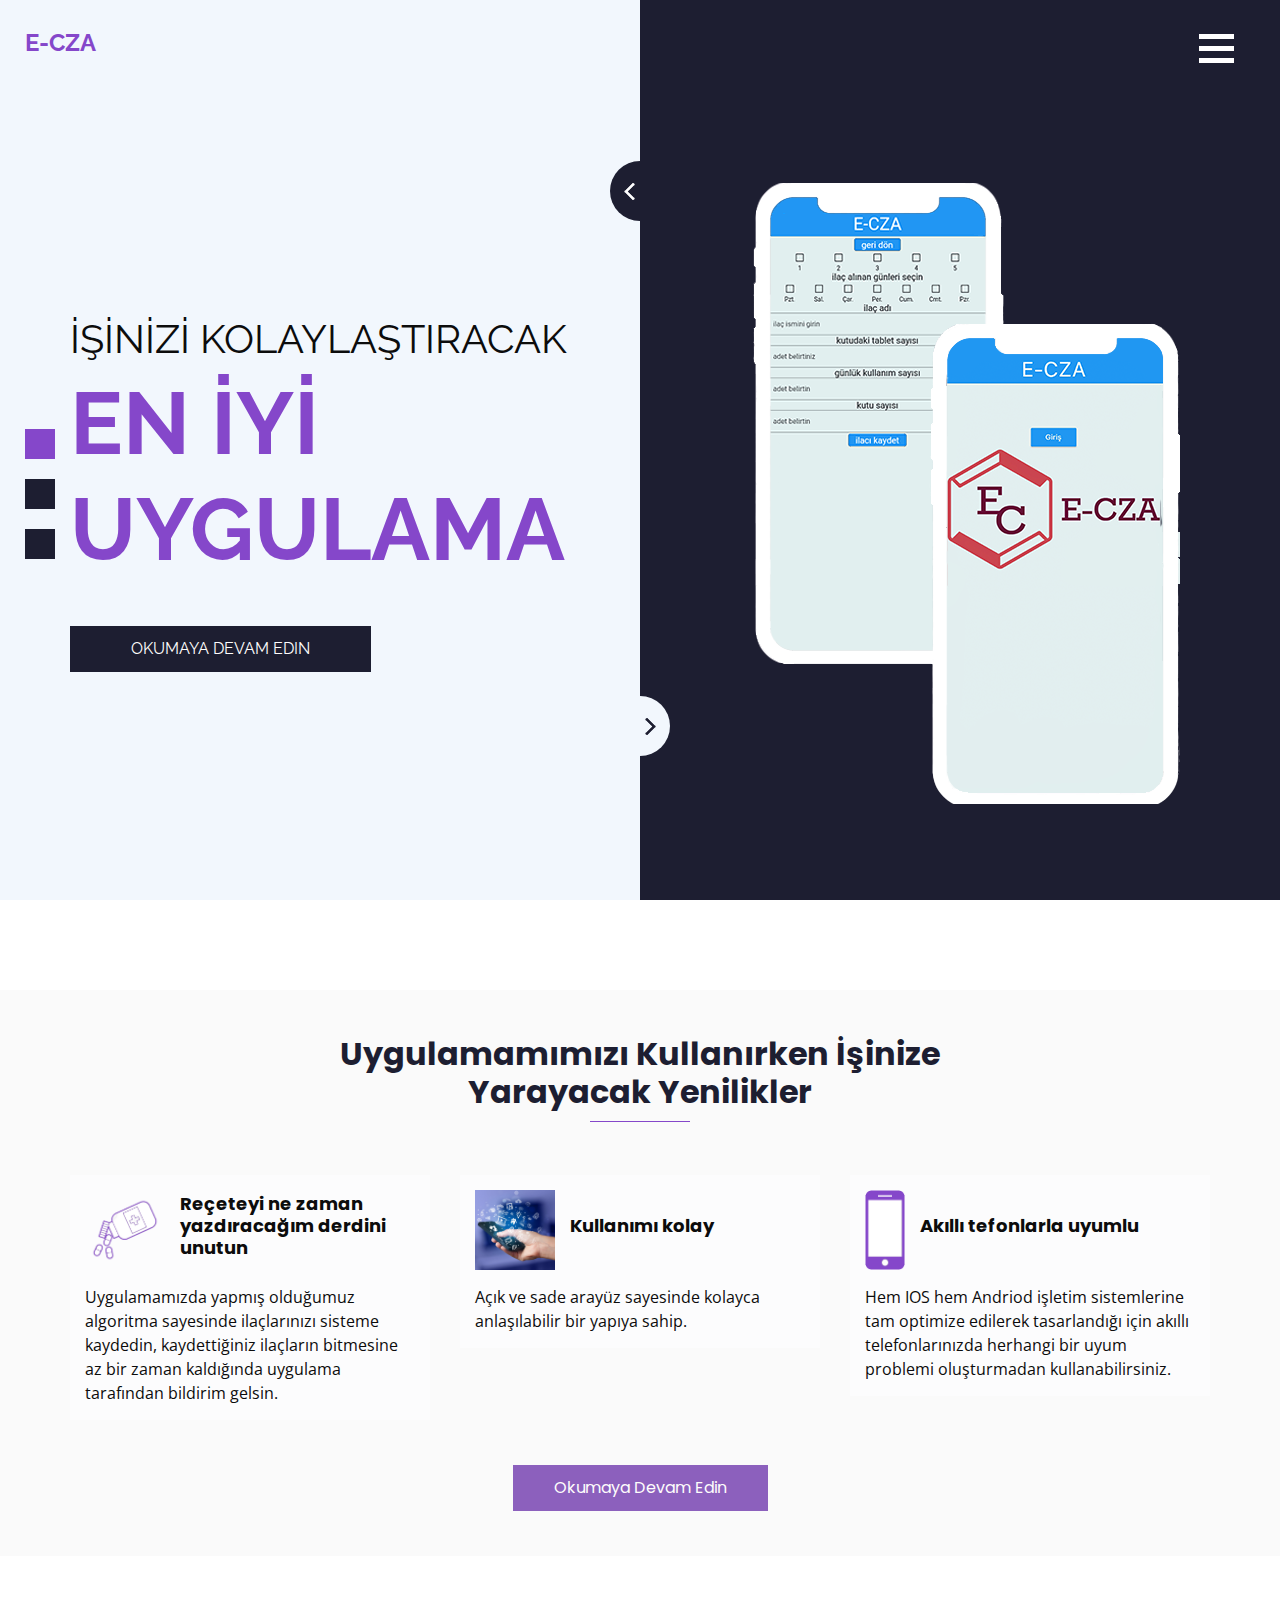
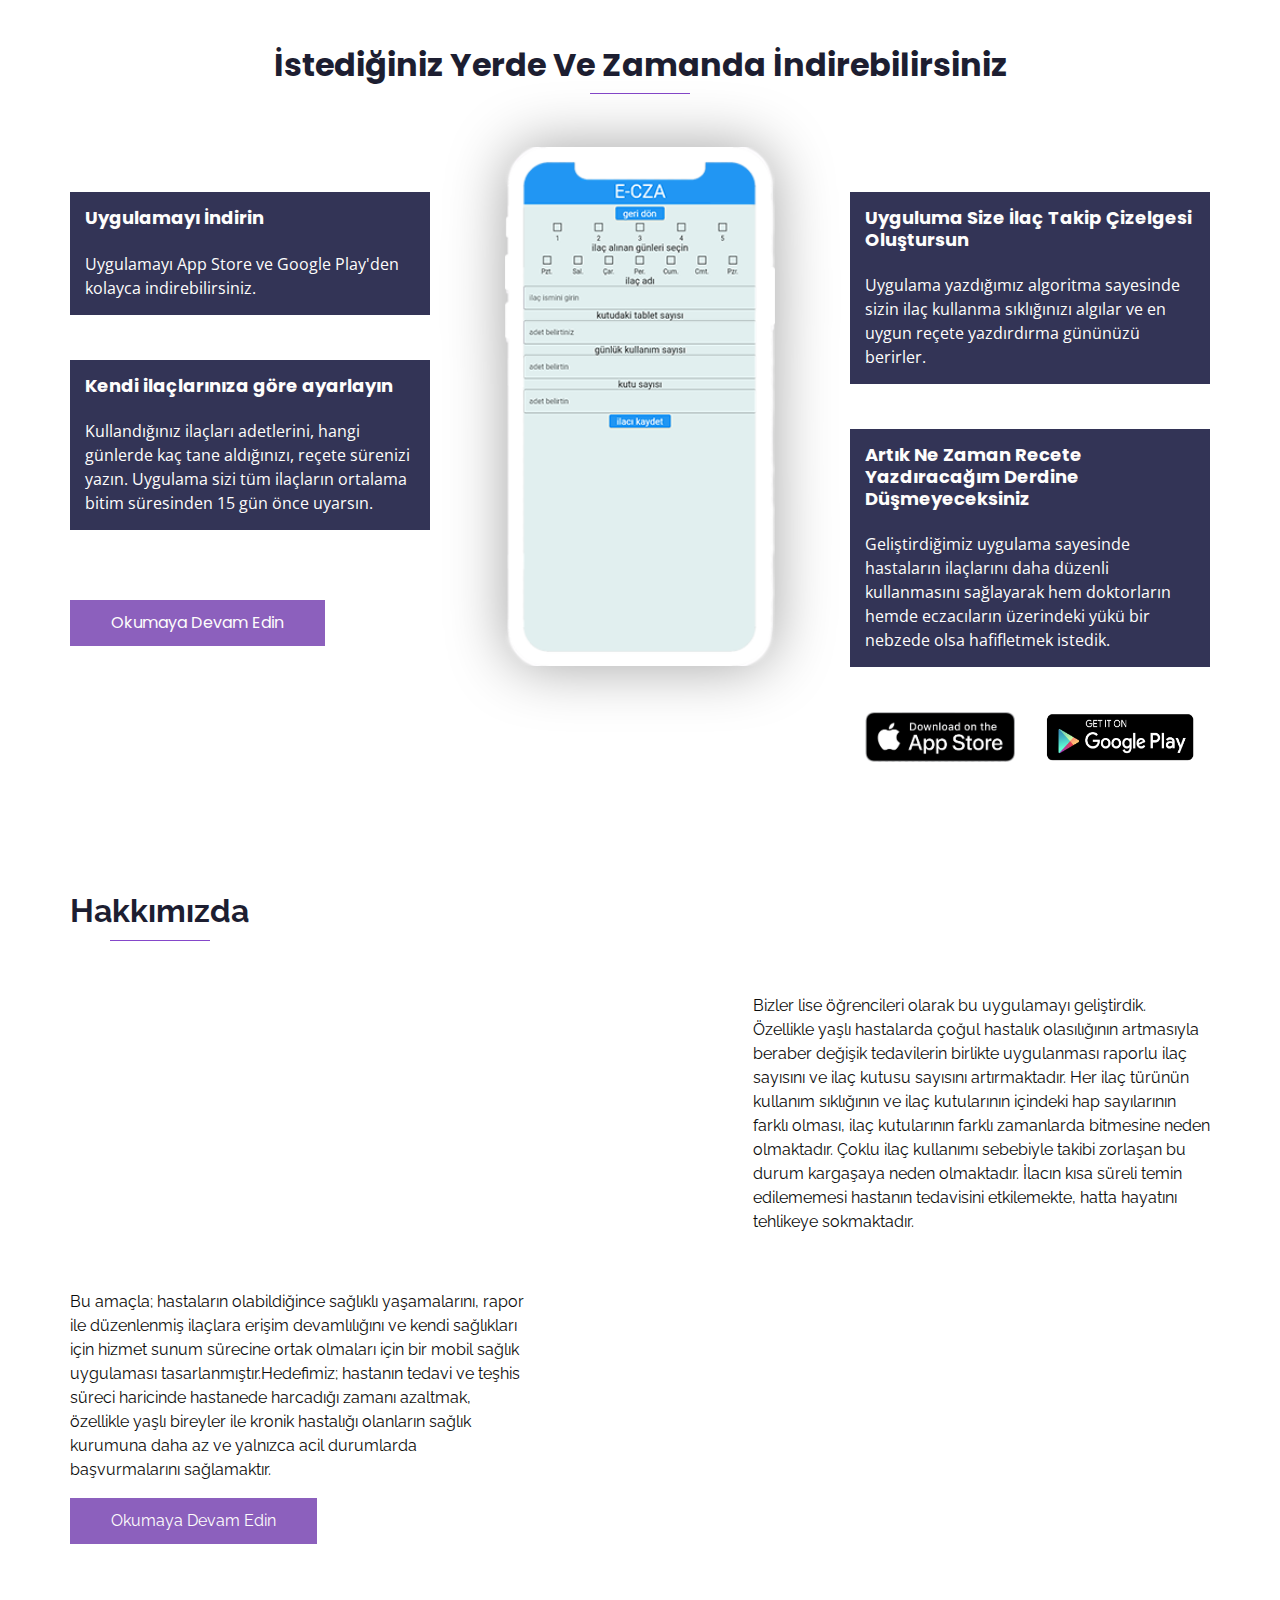
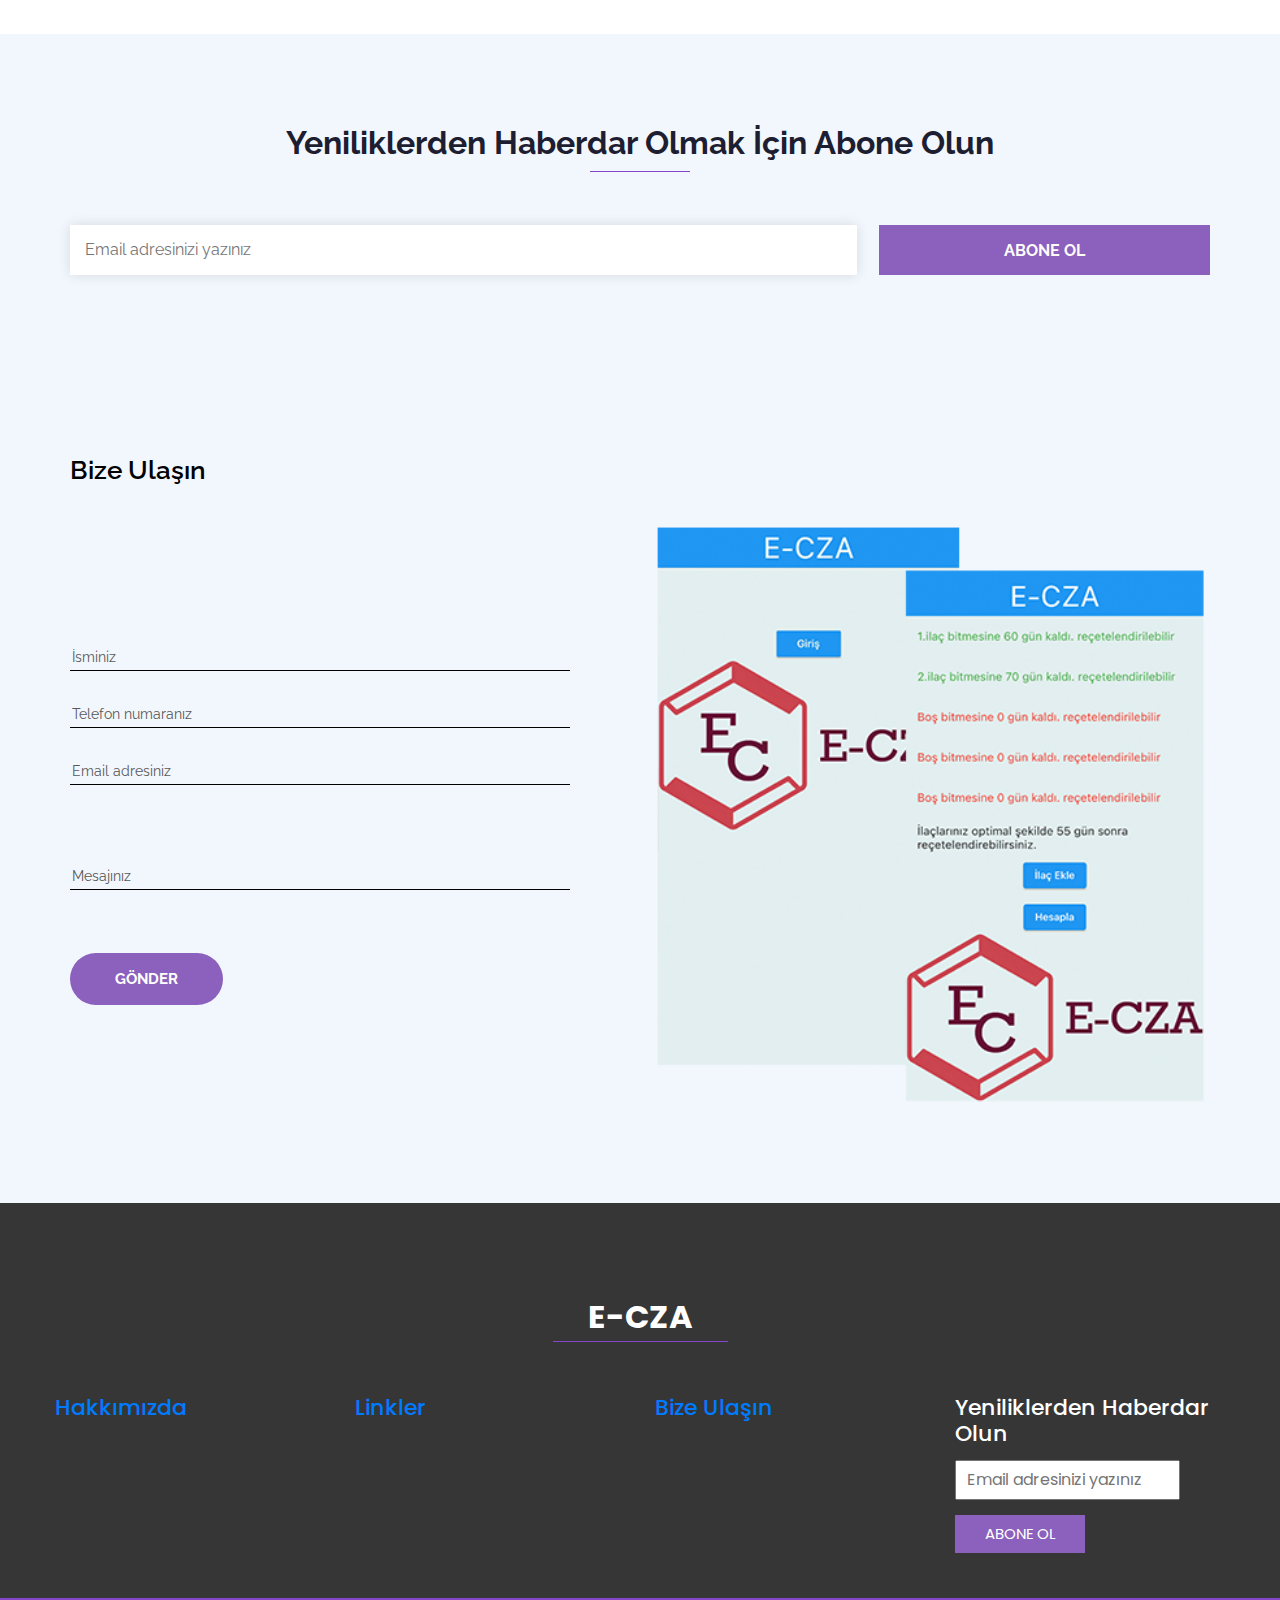
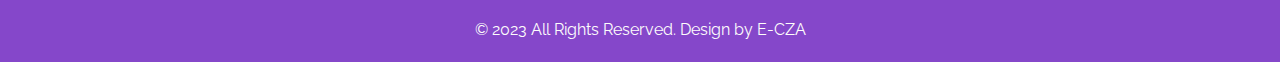
<file: index.html>
<!DOCTYPE html>
<html>

<head>
  <!-- Basic -->
  <meta charset="utf-8" />
  <meta http-equiv="X-UA-Compatible" content="IE=edge" />
  <!-- Mobile Metas -->
  <meta name="viewport" content="width=device-width, initial-scale=1, shrink-to-fit=no" />
  <!-- Site Metas -->
  <meta name="keywords" content="" />
  <meta name="description" content="" />
  <meta name="author" content="" />

  <title>E-CZA</title>

  <!-- slider stylesheet -->
  <link rel="stylesheet" type="text/css" href="https://cdnjs.cloudflare.com/ajax/libs/OwlCarousel2/2.1.3/assets/owl.carousel.min.css" />

  <!-- bootstrap core css -->
  <link rel="stylesheet" type="text/css" href="css/bootstrap.css" />

  <!-- fonts style -->
  <link href="https://fonts.googleapis.com/css?family=Open+Sans:400,700|Poppins:400,700|Raleway:400,700&display=swap" rel="stylesheet" />

  <!-- Custom styles for this template -->
  <link href="css/style.css" rel="stylesheet" />
  <!-- responsive style -->
  <link href="css/responsive.css" rel="stylesheet" />
</head>

<body>
  <div class="hero_area">
    <!-- header section strats -->
    <header class="header_section">
      <div class="container-fluid">
        <nav class="navbar navbar-expand-lg custom_nav-container">
          <a class="navbar-brand" href="index.html">
            <span>
              E-CZA
            </span>
          </a>

          <div class="navbar-collapse" id="">
            <div class="custom_menu-btn">
              <button onclick="openNav()">
                <span class="s-1"> </span>
                <span class="s-2"> </span>
                <span class="s-3"> </span>
              </button>
            </div>
            <div id="myNav" class="overlay">
              <div class="overlay-content">
                <a href="index.html">Ana Sayfa</a>
                <a href="about.html">Hakkımızda</a>
                <a href="feature.html">Yenilikler</a>
                <a href="contact.html">Bize Ulaşın</a>
                <a href="Gizlilik Politikası.html"> Gizlilik Politikası</a>
              </div>
            </div>
          </div>
        </nav>
      </div>
    </header>
    <!-- end header section -->
    <!-- slider section -->
    <section class=" slider_section position-relative">
      <div class="container">
        <div class="row">
          <div class="col-md-7">
            <div class="detail-box">
              <h2>
                İşİnİzİ Kolaylaştıracak
              </h2>
              <h1>
                En İyİ <br />
                Uygulama
              </h1>
              <div>
                <a href="feature.html">
                  Okumaya Devam Edin
                </a>
              </div>
            </div>
          </div>
          <div class="col-md-5">
            <div id="carouselExampleIndicators" class="carousel slide" data-ride="carousel">
              <ol class="carousel-indicators">
                <li data-target="#carouselExampleIndicators" data-slide-to="0" class="active"></li>
                <li data-target="#carouselExampleIndicators" data-slide-to="1"></li>
                <li data-target="#carouselExampleIndicators" data-slide-to="2"></li>
              </ol>
              <div class="carousel-inner">
                <div class="carousel-item active">
                  <div class="img-box">
                    <img src="images/slider-img.png" alt="" />
                  </div>
                </div>
                <div class="carousel-item">
                  <div class="img-box">
                    <img src="images/slider-img.png" alt="" />
                  </div>
                </div>
                <div class="carousel-item">
                  <div class="img-box">
                    <img src="images/slider-img.png" alt="" />
                  </div>
                </div>
              </div>
              <a class="carousel-control-prev" href="#carouselExampleIndicators" role="button" data-slide="prev">
                <span class="sr-only">Previous</span>
              </a>
              <a class="carousel-control-next" href="#carouselExampleIndicators" role="button" data-slide="next">
                <span class="sr-only">İleri</span>
              </a>
            </div>
          </div>
        </div>
      </div>
    </section>

    <!-- end slider section -->
  </div>

  <!-- feature section -->
  <section class="feature_section layout_padding2 layout_margin">
    <div class="container">
      <div class="heading_container">
        <h2>
          Uygulamamımızı Kullanırken İşinize<br />
          Yarayacak Yenilikler
        </h2>
      </div>
    </div>
    <div class="container">
      <div class="row">
        <div class="col-md-4">
          <div class="box">
            <div class="head-box">
              <div class="img-box">             
                  <img src="images/Katman 0.png" width="80pt"  height="80pt"/>
              </div>
              <h6>
                Reçeteyi ne zaman yazdıracağım derdini unutun
              </h6>
            </div>
            <div class="detail-box">
              <p>
                Uygulamamızda yapmış olduğumuz algoritma sayesinde ilaçlarınızı sisteme kaydedin, kaydettiğiniz ilaçların bitmesine az bir zaman kaldığında uygulama tarafından bildirim gelsin.
              </p>
            </div>
          </div>
        </div>
        <div class="col-md-4">
          <div class="box">
            <div class="head-box">
              <div class="img-box">
                <img src="images/kullanim.png" width="80" height="80" />
              </div>
              <h6>
                Kullanımı kolay
              </h6>
            </div>
            <div class="detail-box">
              <p>
                Açık ve sade arayüz sayesinde kolayca anlaşılabilir bir yapıya sahip.
              </p>
            </div>
          </div>
        </div>
        <div class="col-md-4">
          <div class="box">
            <div class="head-box">
              <div class="img-box">
                <img src="images/Arka Plan.png" width="40" height="80" />
              </div>
              <h6>
                Akıllı tefonlarla uyumlu
              </h6>
            </div>
            <div class="detail-box">
              <p>
                Hem IOS hem Andriod işletim sistemlerine tam optimize edilerek tasarlandığı için akıllı telefonlarınızda herhangi bir uyum problemi oluşturmadan kullanabilirsiniz.
              </p>
            </div>
          </div>
        </div>
      </div>
    </div>
    <div class="d-flex justify-content-center">
      <a href="feature.html">
        Okumaya Devam Edin
      </a>
    </div>
  </section>

  <!-- end feature section -->

  <!-- download section -->

  <section class="download_section layout_padding-bottom">
    <div class="container">
      <div class="heading_container">
        <h2>
          İstediğiniz Yerde Ve Zamanda İndirebilirsiniz
        </h2>
      </div>
      <div class="layout_padding2-top">
        <div class="row">
          <div class="col-md-4">
            <div class="box">
              <div class="head-box">
                <div class="">
                </div>
                <h6>
                  Uygulamayı İndirin
                </h6>
              </div>
              <div class="detail-box">
                <p>
                  Uygulamayı App Store ve Google Play'den kolayca indirebilirsiniz.
                </p>
              </div>
            </div>
            <div class="box">
              <div class="head-box">
                <div class="">
                </div>
                <h6>
                  Kendi ilaçlarınıza göre ayarlayın
                </h6>
              </div>
              <div class="detail-box">
                <p>
                  Kullandığınız ilaçları adetlerini, hangi günlerde kaç tane aldığınızı, reçete sürenizi yazın. Uygulama sizi tüm ilaçların ortalama bitim süresinden 15 gün önce uyarsın.
                </p>
              </div>
            </div>
            <div>
              <a href="feature.html" class="btn-1">
                Okumaya Devam Edin
              </a>
            </div>
          </div>
          <div class="col-md-4">
            <div class="main-img-box">
              <img src="images/download-img.png" alt="" />
            </div>
          </div>
          <div class="col-md-4">
            <div class="box">
              <div class="head-box">
                <div class="">
                </div>
                <h6>
                  Uyguluma Size İlaç Takip Çizelgesi Oluştursun
                </h6>
              </div>
              <div class="detail-box">
                <p>
                  Uygulama yazdığımız algoritma sayesinde sizin ilaç kullanma sıklığınızı algılar ve en uygun reçete yazdırdırma gününüzü berirler.
                </p>
              </div>
            </div>
            <div class="box">
              <div class="head-box">

                <h6>
                  Artık Ne Zaman Recete Yazdıracağım Derdine Düşmeyeceksiniz
                </h6>
              </div>
              <div class="detail-box">
                <p>
                  Geliştirdiğimiz uygulama sayesinde hastaların ilaçlarını daha düzenli kullanmasını sağlayarak hem doktorların hemde eczacıların üzerindeki yükü bir nebzede olsa hafifletmek istedik.
                </p>
              </div>
            </div>
            <div class="download_picture_1">
              <a href="https://apps.apple.com/us/app/e-cza/id1661648097"> <img src="images/app_store.png" height="50" width="150"></a>
            </div>
            <div class="download_picture_2">
              <a href="https://play.google.com/store/apps/details?id=com.ecza.ecza"> <img src="images/google_play.png" height="50" width="150"></a>                
            </div>
          </div>
        </div>
      </div>
    </div>
  </section>

  <!-- end download section -->

  <!-- about section -->
  <section class="about_section layout_padding">
    <div class="container">
      <div class="heading_container d-flex justify-content-lg-start">
        <h2>
          Hakkımızda
        </h2>
      </div>
      <div class="layout_padding2-top">
        <div class="row">
          <div class="col-md-5">
            <div class="detail-box b-1">
              <p>
                Bu amaçla; hastaların olabildiğince sağlıklı yaşamalarını, rapor ile düzenlenmiş ilaçlara erişim devamlılığını ve kendi sağlıkları için hizmet sunum sürecine ortak olmaları için bir mobil sağlık uygulaması tasarlanmıştır.Hedefimiz; hastanın tedavi ve teşhis süreci haricinde hastanede harcadığı zamanı azaltmak, özellikle yaşlı bireyler ile kronik hastalığı olanların sağlık kurumuna daha az ve yalnızca acil durumlarda başvurmalarını sağlamaktır.
              </p>
              <a href="about.html">
                Okumaya Devam Edin
              </a>
            </div>
          </div>
          <div class="col-md-5">
            <div class="detail-box b-2">
              <p>
                Bizler lise öğrencileri olarak bu uygulamayı geliştirdik. Özellikle yaşlı hastalarda çoğul hastalık olasılığının artmasıyla beraber değişik tedavilerin birlikte uygulanması raporlu ilaç sayısını ve ilaç kutusu sayısını artırmaktadır. Her ilaç türünün kullanım sıklığının ve ilaç kutularının içindeki hap sayılarının farklı olması, ilaç kutularının farklı zamanlarda bitmesine neden olmaktadır. Çoklu ilaç kullanımı sebebiyle takibi zorlaşan bu durum kargaşaya neden olmaktadır. İlacın kısa süreli temin edilememesi hastanın tedavisini etkilemekte, hatta hayatını tehlikeye sokmaktadır.
              </p>
            </div>
          </div>
        </div>
      </div>
    </div>
  </section>

  <!-- end about section -->

  <!-- subscribe section -->
  <section class="subscribe_section layout_padding">
    <div class="container">
      <div class="heading_container">
        <h2>
          Yeniliklerden Haberdar Olmak İçin Abone Olun
        </h2>
      </div>
      <form action="" class="layout_padding2-top">
        <input type="email" placeholder="Email adresinizi yazınız" />
        <button>
          Abone Ol
        </button>
      </form>
    </div>
  </section>

  <!-- end subscribe section -->


  <!-- contact section -->
  <section class="contact_section layout_padding">
    <div class="container">
      <div class="d-flex ">
        <h2>
          Bize Ulaşın
        </h2>
      </div>
      <div class="row">
        <div class="col-md-6">

          <form action="">
            <div class="contact_form-container">
              <div>
                <div>
                  <input type="text" placeholder="İsminiz">
                </div>
                <div>
                  <input type="text" placeholder="Telefon numaranız">
                </div>
                <div>
                  <input type="email" placeholder="Email adresiniz">
                </div>
                <div class="mt-5">
                  <input type="text" placeholder="Mesajınız">
                </div>
                <div class="mt-5">
                  <button type="submit">
                    Gönder
                  </button>
                </div>
              </div>

            </div>

          </form>
        </div>
        <div class="col-md-6">
          <div class="contact_img-box">
            <img src="images/contact-img.png" alt="">
          </div>
        </div>
      </div>
    </div>
  </section>

  <!-- end contact section -->
  <!-- info section -->
  <section class="info_section layout_padding-top">
    <div class="info_logo-box">
      <h2>
        E-CZA
      </h2>
    </div>
    <div class="container layout_padding2">
      <div class="row">
        <div class="col-md-3">
          <h5>
            <a href="about.html">Hakkımızda</a>
          </h5>
          <p>
            
          </p>
        </div>
        <div class="col-md-3">
          <h5>
            <a href="">Linkler</a>
          </h5>
        </div>
        <div class="col-md-3">
          <h5>
            <a href="contact.html">Bize Ulaşın</a>
          </h5>
        </div>
        <div class="col-md-3">

          <div class="subscribe_container">
            <h5>
              Yeniliklerden Haberdar Olun
            </h5>
            <div class="form_container">
              <form action="">
                <input type="email" placeholder="Email adresinizi yazınız">
                <button type="submit">
                  Abone Ol
                </button>
              </form>
            </div>
          </div>
        </div>
      </div>
    </div>
  </section>
  <!-- end info section -->
  <!-- footer section -->
  <section class="container-fluid footer_section">
    <p>
      &copy; 2023 All Rights Reserved. Design by E-CZA
    </p>
  </section>
  <!-- footer section -->

  <script type="text/javascript" src="js/jquery-3.4.1.min.js"></script>
  <script type="text/javascript" src="js/bootstrap.js"></script>

  <script>
    function openNav() {
      document.getElementById("myNav").classList.toggle("menu_width");
      document
        .querySelector(".custom_menu-btn")
        .classList.toggle("menu_btn-style");
    }
  </script>
</body>
</body>

</html>
</file>
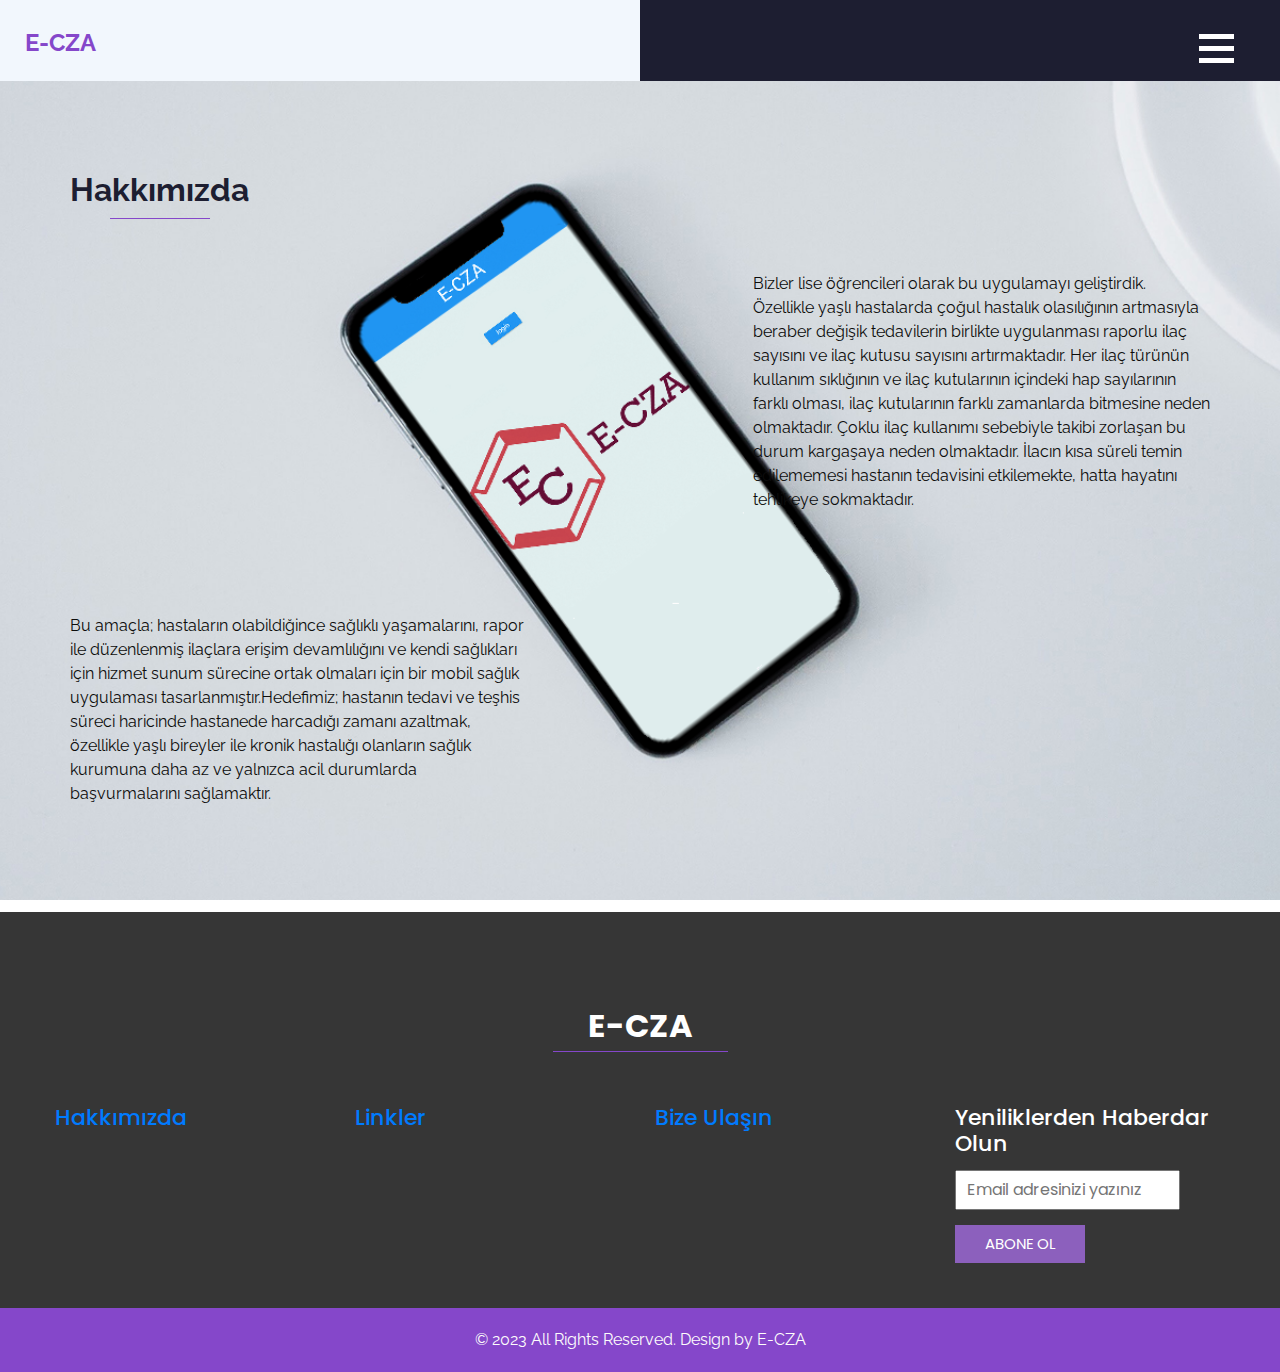
<file: about.html>
<!DOCTYPE html>
<html>

<head>
  <!-- Basic -->
  <meta charset="utf-8" />
  <meta http-equiv="X-UA-Compatible" content="IE=edge" />
  <!-- Mobile Metas -->
  <meta name="viewport" content="width=device-width, initial-scale=1, shrink-to-fit=no" />
  <!-- Site Metas -->
  <meta name="keywords" content="" />
  <meta name="description" content="" />
  <meta name="author" content="" />

  <title>E-CZA</title>

  <!-- slider stylesheet -->
  <link rel="stylesheet" type="text/css" href="https://cdnjs.cloudflare.com/ajax/libs/OwlCarousel2/2.1.3/assets/owl.carousel.min.css" />

  <!-- bootstrap core css -->
  <link rel="stylesheet" type="text/css" href="css/bootstrap.css" />

  <!-- fonts style -->
  <link href="https://fonts.googleapis.com/css?family=Open+Sans:400,700|Poppins:400,700|Raleway:400,700&display=swap" rel="stylesheet" />

  <!-- Custom styles for this template -->
  <link href="css/style.css" rel="stylesheet" />
  <!-- responsive style -->
  <link href="css/responsive.css" rel="stylesheet" />
</head>

<body class="sub_page">
  <div class="hero_area">
    <!-- header section strats -->
    <header class="header_section">
      <div class="container-fluid">
        <nav class="navbar navbar-expand-lg custom_nav-container">
          <a class="navbar-brand" href="index.html">
            <span>
              E-CZA
            </span>
          </a>

          <div class="navbar-collapse" id="">
            <div class="custom_menu-btn">
              <button onclick="openNav()">
                <span class="s-1"> </span>
                <span class="s-2"> </span>
                <span class="s-3"> </span>
              </button>
            </div>
            <div id="myNav" class="overlay">
              <div class="overlay-content">
                <a href="index.html">Ana Sayfa</a>
                <a href="about.html">Hakkımızda</a>
                <a href="feature.html">Yenilikler</a>
                <a href="contact.html">Bize Ulaşın</a>,
                <a href="Gizlilik Politikası.html"> Gizlilik Politikası</a>
              </div>
            </div>
          </div>
        </nav>
      </div>
    </header>
    <!-- end header section -->
  </div>


  <!-- about section -->
  <!-- about section -->
  <section class="about_section layout_padding">
    <div class="container">
      <div class="heading_container d-flex justify-content-lg-start">
        <h2>
          Hakkımızda
        </h2>
      </div>
      <div class="layout_padding2-top">
        <div class="row">
          <div class="col-md-5">
            <div class="detail-box b-1">
              <p>
                Bu amaçla; hastaların olabildiğince sağlıklı yaşamalarını, rapor ile düzenlenmiş ilaçlara erişim devamlılığını ve kendi sağlıkları için hizmet sunum sürecine ortak olmaları için bir mobil sağlık uygulaması tasarlanmıştır.Hedefimiz; hastanın tedavi ve teşhis süreci haricinde hastanede harcadığı zamanı azaltmak, özellikle yaşlı bireyler ile kronik hastalığı olanların sağlık kurumuna daha az ve yalnızca acil durumlarda başvurmalarını sağlamaktır.
              </p>
              </a>
            </div>
          </div>
          <div class="col-md-5">
            <div class="detail-box b-2">
              <p>
                Bizler lise öğrencileri olarak bu uygulamayı geliştirdik. Özellikle yaşlı hastalarda çoğul hastalık olasılığının artmasıyla beraber değişik tedavilerin birlikte uygulanması raporlu ilaç sayısını ve ilaç kutusu sayısını artırmaktadır. Her ilaç türünün kullanım sıklığının ve ilaç kutularının içindeki hap sayılarının farklı olması, ilaç kutularının farklı zamanlarda bitmesine neden olmaktadır. Çoklu ilaç kullanımı sebebiyle takibi zorlaşan bu durum kargaşaya neden olmaktadır. İlacın kısa süreli temin edilememesi hastanın tedavisini etkilemekte, hatta hayatını tehlikeye sokmaktadır.
              </p>
            </div>
          </div>
        </div>
      </div>
    </div>
  </section>

  <!-- end about section -->


  <!-- info section -->
  <section class="info_section layout_padding-top">
    <div class="info_logo-box">
      <h2>
        E-CZA
      </h2>
    </div>
    <div class="container layout_padding2">
      <div class="row">
        <div class="col-md-3">
          <h5>
            <a href="about.html">Hakkımızda</a>
          </h5>
          <p>
            
          </p>
        </div>
        <div class="col-md-3">
          <h5>
            <a href="">Linkler</a>
          </h5>
        </div>
        <div class="col-md-3">
          <h5>
            <a href="contact.html">Bize Ulaşın</a>
          </h5>
        </div>
        <div class="col-md-3">

          <div class="subscribe_container">
            <h5>
              Yeniliklerden Haberdar Olun
            </h5>
            <div class="form_container">
              <form action="">
                <input type="email" placeholder="Email adresinizi yazınız">
                <button type="submit">
                  Abone Ol
                </button>
              </form>
            </div>
          </div>
        </div>
      </div>
    </div>
  </section>
  <!-- end info section -->
  <!-- footer section -->
  <section class="container-fluid footer_section">
    <p>
      &copy; 2023 All Rights Reserved. Design by E-CZA
    </p>
  </section>
  <!-- footer section -->

  <script type="text/javascript" src="js/jquery-3.4.1.min.js"></script>
  <script type="text/javascript" src="js/bootstrap.js"></script>

  <script>
    function openNav() {
      document.getElementById("myNav").classList.toggle("menu_width");
      document
        .querySelector(".custom_menu-btn")
        .classList.toggle("menu_btn-style");
    }
  </script>
</body>

</html>
</file>
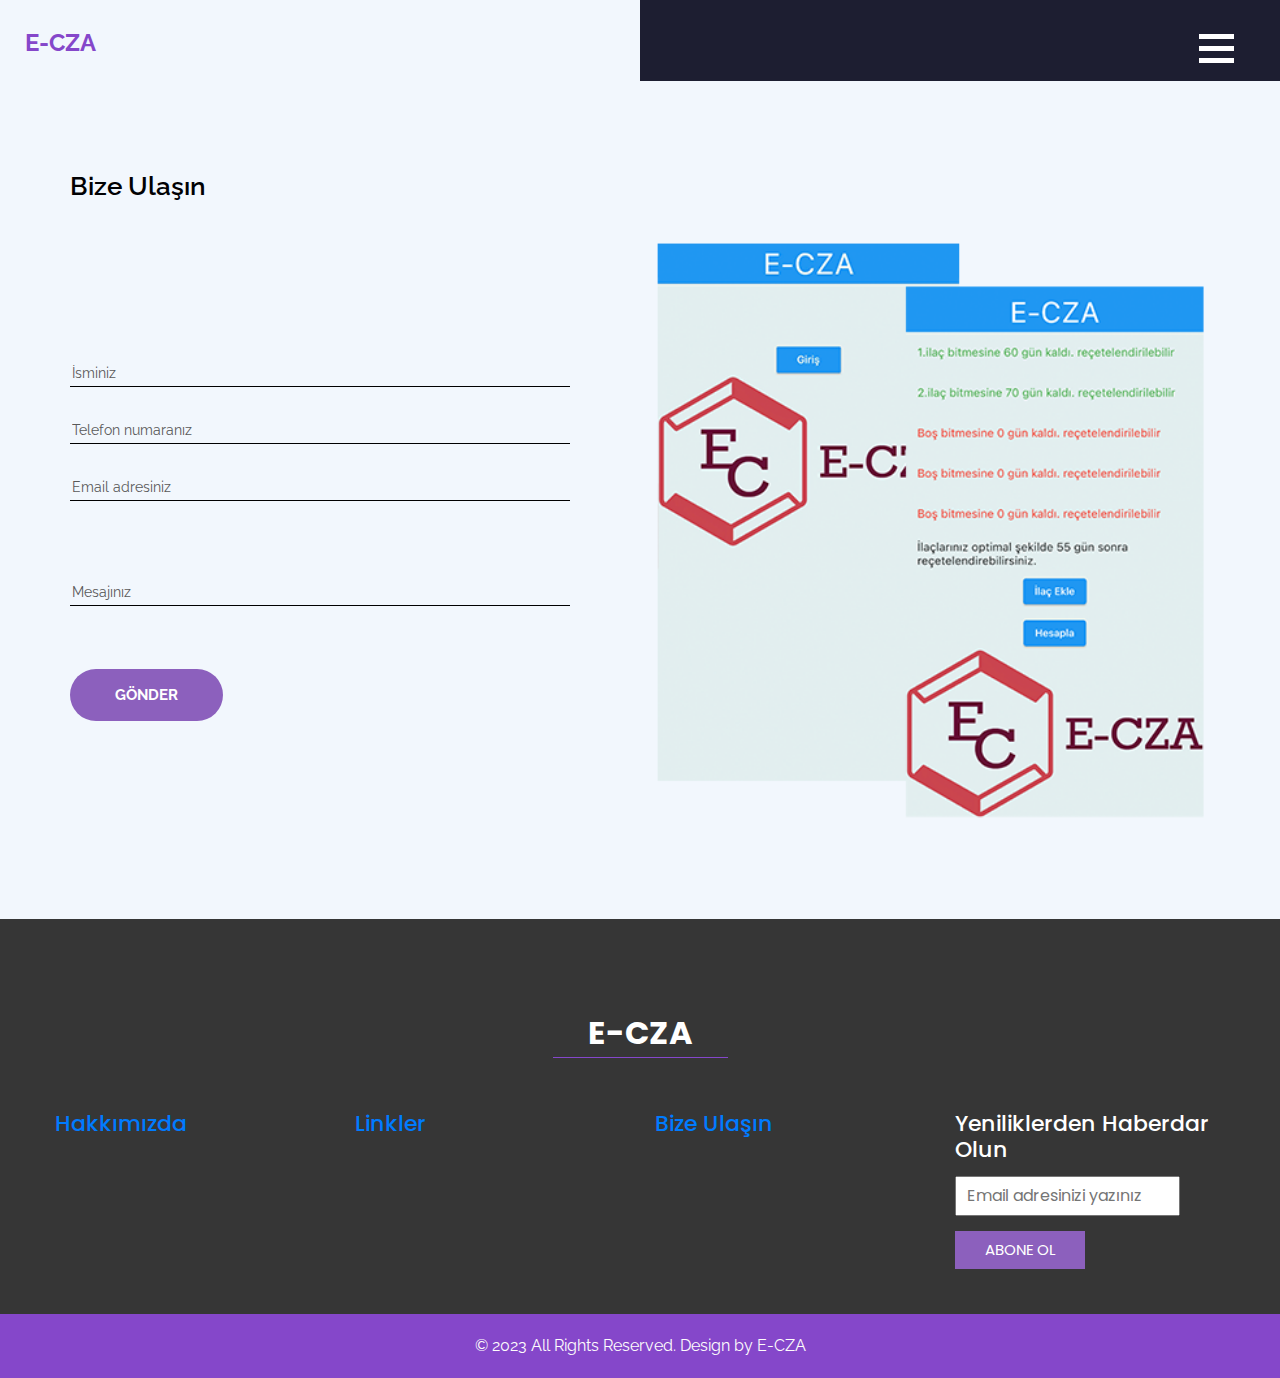
<file: contact.html>
<!DOCTYPE html>
<html>

<head>
  <!-- Basic -->
  <meta charset="utf-8" />
  <meta http-equiv="X-UA-Compatible" content="IE=edge" />
  <!-- Mobile Metas -->
  <meta name="viewport" content="width=device-width, initial-scale=1, shrink-to-fit=no" />
  <!-- Site Metas -->
  <meta name="keywords" content="" />
  <meta name="description" content="" />
  <meta name="author" content="" />

  <title>E-CZA</title>

  <!-- slider stylesheet -->
  <link rel="stylesheet" type="text/css" href="https://cdnjs.cloudflare.com/ajax/libs/OwlCarousel2/2.1.3/assets/owl.carousel.min.css" />

  <!-- bootstrap core css -->
  <link rel="stylesheet" type="text/css" href="css/bootstrap.css" />

  <!-- fonts style -->
  <link href="https://fonts.googleapis.com/css?family=Open+Sans:400,700|Poppins:400,700|Raleway:400,700&display=swap" rel="stylesheet" />

  <!-- Custom styles for this template -->
  <link href="css/style.css" rel="stylesheet" />
  <!-- responsive style -->
  <link href="css/responsive.css" rel="stylesheet" />
</head>

<body class="sub_page">
  <div class="hero_area">
    <!-- header section strats -->
    <header class="header_section">
      <div class="container-fluid">
        <nav class="navbar navbar-expand-lg custom_nav-container">
          <a class="navbar-brand" href="index.html">
            <span>
              E-CZA
            </span>
          </a>

          <div class="navbar-collapse" id="">
            <div class="custom_menu-btn">
              <button onclick="openNav()">
                <span class="s-1"> </span>
                <span class="s-2"> </span>
                <span class="s-3"> </span>
              </button>
            </div>
            <div id="myNav" class="overlay">
              <div class="overlay-content">
                <a href="index.html">Ana Sayfa</a>
                <a href="about.html">Hakkımızda</a>
                <a href="feature.html">Yenilikler</a>
                <a href="contact.html">Bize Ulaşın</a>
                <a href="Gizlilik Politikası.html"> Gizlilik Politikası</a>
              </div>
            </div>
          </div>
        </nav>
      </div>
    </header>
    <!-- end header section -->
  </div>


  <!-- contact section -->
  <section class="contact_section layout_padding">
    <div class="container">
      <div class="d-flex ">
        <h2>
          Bize Ulaşın
        </h2>
      </div>
      <div class="row">
        <div class="col-md-6">

          <form action="https://formspree.io/utku.esirgen@e-cza.com" method="POST">
             
             <div class="contact_form-container">
              <div>
                <div>
                  <input type="text" placeholder="İsminiz">
                </div>
                <div>
                  <input type="text" placeholder="Telefon numaranız">
                </div>
         
                <div>
                  <input type="email" placeholder="Email adresiniz">
                </div>
            
                <div class="mt-5">
                  <input type="text" placeholder="Mesajınız">
                </div>
                <div class="mt-5">
                  <button type="submit">
                    Gönder
                  </button>
                
                </div>
              </div>
             </div>


          </form>
        </div>
        <div class="col-md-6">
          <div class="contact_img-box">
            <img src="images/contact-img.png" alt="">
          </div>
        </div>
      </div>
    </div>
  </section>

  <!-- end contact section -->
  <!-- info section -->
  <section class="info_section layout_padding-top">
    <div class="info_logo-box">
      <h2>
        E-CZA
      </h2>
    </div>
    <div class="container layout_padding2">
      <div class="row">
        <div class="col-md-3">
          <h5>
            <a href="about.html">Hakkımızda</a>
          </h5>
          <p>
            
          </p>
        </div>
        <div class="col-md-3">
          <h5>
            <a href="">Linkler</a>
          </h5>
        </div>
        <div class="col-md-3">
          <h5>
            <a href="contact.html">Bize Ulaşın</a>
          </h5>
        </div>
        <div class="col-md-3">

          <div class="subscribe_container">
            <h5>
              Yeniliklerden Haberdar Olun
            </h5>
            <div class="form_container">
              <form action="">
                <input type="email" placeholder="Email adresinizi yazınız">
                <button type="submit">
                  Abone Ol
                </button>
              </form>
            </div>
          </div>
        </div>
      </div>
    </div>
  </section>
  <!-- end info section -->
  <!-- footer section -->
  <section class="container-fluid footer_section">
    <p>
      &copy; 2023 All Rights Reserved. Design by E-CZA
    </p>
  </section>
  <!-- footer section -->

  <script type="text/javascript" src="js/jquery-3.4.1.min.js"></script>
  <script type="text/javascript" src="js/bootstrap.js"></script>

  <script>
    function openNav() {
      document.getElementById("myNav").classList.toggle("menu_width");
      document
        .querySelector(".custom_menu-btn")
        .classList.toggle("menu_btn-style");
    }
  </script>
</body>
  <!-- footer section -->

  <script type="text/javascript" src="js/jquery-3.4.1.min.js"></script>
  <script type="text/javascript" src="js/bootstrap.js"></script>

  <script>
    function openNav() {
      document.getElementById("myNav").classList.toggle("menu_width");
      document
        .querySelector(".custom_menu-btn")
        .classList.toggle("menu_btn-style");
    }
  </script>
</body>

</html>
</file>
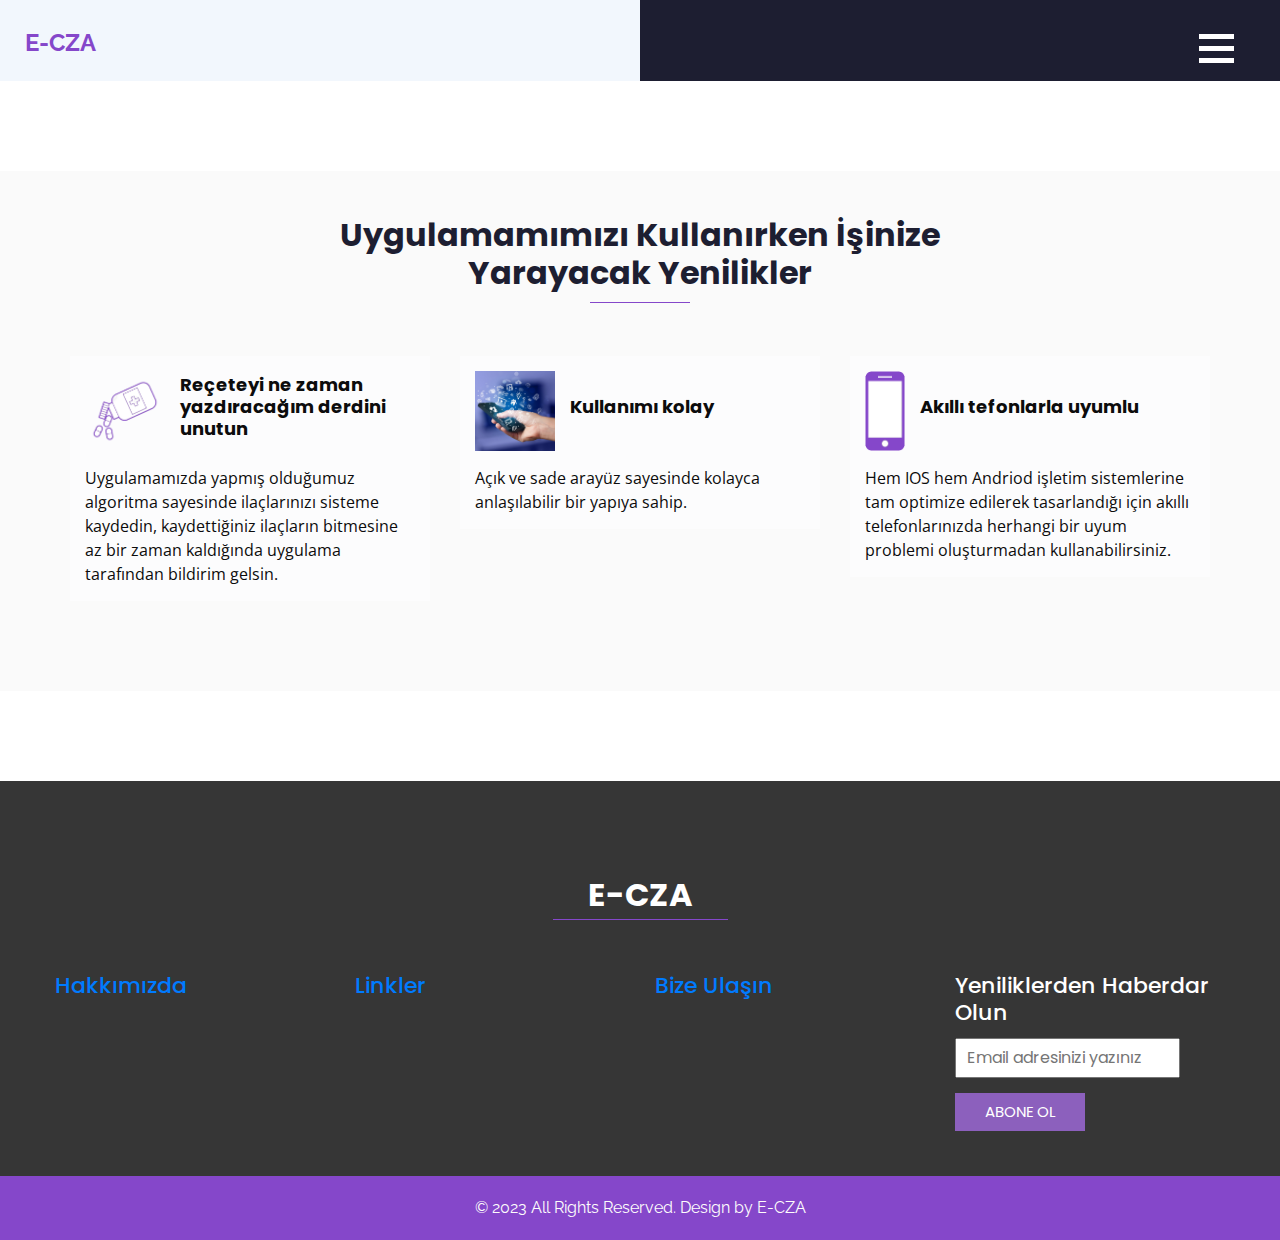
<file: feature.html>
<!DOCTYPE html>
<html>

<head>
  <!-- Basic -->
  <meta charset="utf-8" />
  <meta http-equiv="X-UA-Compatible" content="IE=edge" />
  <!-- Mobile Metas -->
  <meta name="viewport" content="width=device-width, initial-scale=1, shrink-to-fit=no" />
  <!-- Site Metas -->
  <meta name="keywords" content="" />
  <meta name="description" content="" />
  <meta name="author" content="" />

  <title>E-CZA</title>

  <!-- slider stylesheet -->
  <link rel="stylesheet" type="text/css" href="https://cdnjs.cloudflare.com/ajax/libs/OwlCarousel2/2.1.3/assets/owl.carousel.min.css" />

  <!-- bootstrap core css -->
  <link rel="stylesheet" type="text/css" href="css/bootstrap.css" />

  <!-- fonts style -->
  <link href="https://fonts.googleapis.com/css?family=Open+Sans:400,700|Poppins:400,700|Raleway:400,700&display=swap" rel="stylesheet" />

  <!-- Custom styles for this template -->
  <link href="css/style.css" rel="stylesheet" />
  <!-- responsive style -->
  <link href="css/responsive.css" rel="stylesheet" />
</head>

<body class="sub_page">
  <div class="hero_area">
    <!-- header section strats -->
    <header class="header_section">
      <div class="container-fluid">
        <nav class="navbar navbar-expand-lg custom_nav-container">
          <a class="navbar-brand" href="index.html">
            <span>
              E-CZA
            </span>
          </a>

          <div class="navbar-collapse" id="">
            <div class="custom_menu-btn">
              <button onclick="openNav()">
                <span class="s-1"> </span>
                <span class="s-2"> </span>
                <span class="s-3"> </span>
              </button>
            </div>
            <div id="myNav" class="overlay">
              <div class="overlay-content">
                <a href="index.html">Ana Sayfa</a>
                <a href="about.html">Hakkımızda</a>
                <a href="feature.html">Yenilikler</a>
                <a href="contact.html">Bize Ulaşın</a>
                <a href="Gizlilik Politikası.html"> Gizlilik Politikası</a>
              </div>
            </div>
          </div>
        </nav>
      </div>
    </header>
    <!-- end header section -->
  </div>

  <!-- feature section -->
  <section class="feature_section layout_padding2 layout_margin">
    <div class="container">
      <div class="heading_container">
        <h2>
          Uygulamamımızı Kullanırken İşinize<br />
          Yarayacak Yenilikler
        </h2>
      </div>
    </div>
    <div class="container">
      <div class="row">
        <div class="col-md-4">
          <div class="box">
            <div class="head-box">
              <div class="img-box">             
                  <img src="images/Katman 0.png" width="80pt"  height="80pt"/>
              </div>
              <h6>
                Reçeteyi ne zaman yazdıracağım derdini unutun
              </h6>
            </div>
            <div class="detail-box">
              <p>
                Uygulamamızda yapmış olduğumuz algoritma sayesinde ilaçlarınızı sisteme kaydedin, kaydettiğiniz ilaçların bitmesine az bir zaman kaldığında uygulama tarafından bildirim gelsin.
              </p>
            </div>
          </div>
        </div>
        <div class="col-md-4">
          <div class="box">
            <div class="head-box">
              <div class="img-box">
                <img src="images/kullanim.png" width="80" height="80" />
              </div>
              <h6>
                Kullanımı kolay
              </h6>
            </div>
            <div class="detail-box">
              <p>
                Açık ve sade arayüz sayesinde kolayca anlaşılabilir bir yapıya sahip.
              </p>
            </div>
          </div>
        </div>
        <div class="col-md-4">
          <div class="box">
            <div class="head-box">
              <div class="img-box">
                <img src="images/Arka Plan.png" width="40" height="80" />
              </div>
              <h6>
                Akıllı tefonlarla uyumlu
              </h6>
            </div>
            <div class="detail-box">
              <p>
                Hem IOS hem Andriod işletim sistemlerine tam optimize edilerek tasarlandığı için akıllı telefonlarınızda herhangi bir uyum problemi oluşturmadan kullanabilirsiniz.
              </p>
            </div>
          </div>
        </div>
      </div>
    </div>
    <div class="d-flex justify-content-center">
    </div>
  </section>

  <!-- end feature section -->

  <!-- info section -->
  <section class="info_section layout_padding-top">
    <div class="info_logo-box">
      <h2>
        E-CZA
      </h2>
    </div>
    <div class="container layout_padding2">
      <div class="row">
        <div class="col-md-3">
          <h5>
            <a href="about.html">Hakkımızda</a>
          </h5>
          <p>
            
          </p>
        </div>
        <div class="col-md-3">
          <h5>
            <a href="">Linkler</a>
          </h5>
        </div>
        <div class="col-md-3">
          <h5>
            <a href="contact.html">Bize Ulaşın</a>
          </h5>
        </div>
        <div class="col-md-3">

          <div class="subscribe_container">
            <h5>
              Yeniliklerden Haberdar Olun
            </h5>
            <div class="form_container">
              <form action="">
                <input type="email" placeholder="Email adresinizi yazınız">
                <button type="submit">
                  Abone Ol
                </button>
              </form>
            </div>
          </div>
        </div>
      </div>
    </div>
  </section>
  <!-- end info section -->
  <!-- footer section -->
  <section class="container-fluid footer_section">
    <p>
      &copy; 2023 All Rights Reserved. Design by E-CZA
    </p>
  </section>
  <!-- footer section -->

  <script type="text/javascript" src="js/jquery-3.4.1.min.js"></script>
  <script type="text/javascript" src="js/bootstrap.js"></script>

  <script>
    function openNav() {
      document.getElementById("myNav").classList.toggle("menu_width");
      document
        .querySelector(".custom_menu-btn")
        .classList.toggle("menu_btn-style");
    }
  </script>
</body>
  <!-- footer section -->

  <script type="text/javascript" src="js/jquery-3.4.1.min.js"></script>
  <script type="text/javascript" src="js/bootstrap.js"></script>

  <script>
    function openNav() {
      document.getElementById("myNav").classList.toggle("menu_width");
      document
        .querySelector(".custom_menu-btn")
        .classList.toggle("menu_btn-style");
    }
  </script>
</body>

</html>
</file>
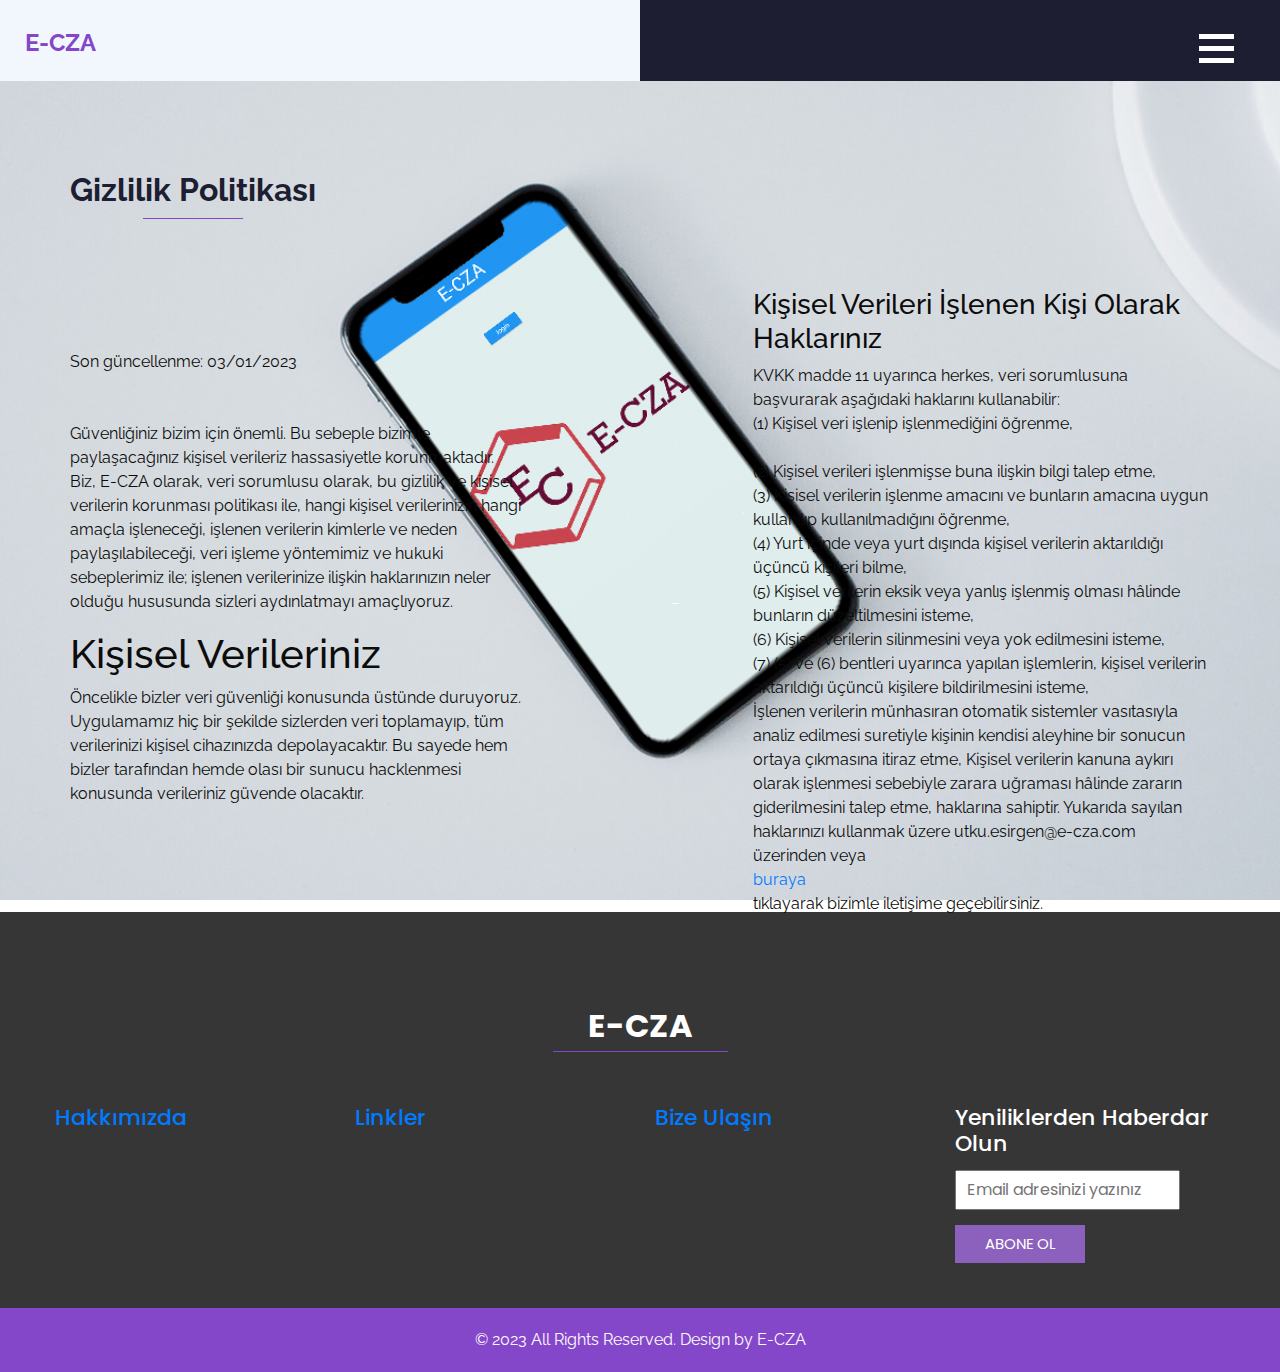
<file: Gizlilik Politikası.html>
<!DOCTYPE html>
<html>

<head>
  <!-- Basic -->
  <meta charset="utf-8" />
  <meta http-equiv="X-UA-Compatible" content="IE=edge" />
  <!-- Mobile Metas -->
  <meta name="viewport" content="width=device-width, initial-scale=1, shrink-to-fit=no" />
  <!-- Site Metas -->
  <meta name="keywords" content="" />
  <meta name="description" content="" />
  <meta name="author" content="" />

  <title>E-CZA</title>

  <!-- slider stylesheet -->
  <link rel="stylesheet" type="text/css" href="https://cdnjs.cloudflare.com/ajax/libs/OwlCarousel2/2.1.3/assets/owl.carousel.min.css" />

  <!-- bootstrap core css -->
  <link rel="stylesheet" type="text/css" href="css/bootstrap.css" />

  <!-- fonts style -->
  <link href="https://fonts.googleapis.com/css?family=Open+Sans:400,700|Poppins:400,700|Raleway:400,700&display=swap" rel="stylesheet" />

  <!-- Custom styles for this template -->
  <link href="css/style.css" rel="stylesheet" />
  <!-- responsive style -->
  <link href="css/responsive.css" rel="stylesheet" />
</head>

<body class="sub_page">
  <div class="hero_area">
    <!-- header section strats -->
    <header class="header_section">
      <div class="container-fluid">
        <nav class="navbar navbar-expand-lg custom_nav-container">
          <a class="navbar-brand" href="index.html">
            <span>
              E-CZA
            </span>
          </a>

          <div class="navbar-collapse" id="">
            <div class="custom_menu-btn">
              <button onclick="openNav()">
                <span class="s-1"> </span>
                <span class="s-2"> </span>
                <span class="s-3"> </span>
              </button>
            </div>
            <div id="myNav" class="overlay">
              <div class="overlay-content">
                <a href="index.html">Ana Sayfa</a>
                <a href="about.html">Hakkımızda</a>
                <a href="feature.html">Yenilikler</a>
                <a href="contact.html">Bize Ulaşın</a>
                <a href="Gizlilik Politikası.html"> Gizlilik Politikası</a>
              </div>
            </div>
          </div>
        </nav>
      </div>
    </header>
    <!-- end header section -->
  </div>


  <!-- about section -->
  <!-- about section -->
  <section class="about_section layout_padding">
    <div class="container">
      <div class="heading_container d-flex justify-content-lg-start">
        <h2>
          Gizlilik Politikası
        </h2>
      </div>
      <div class="layout_padding2-top">
        <div class="row">
          <div class="col-md-5">
            <div class="detail-box b-1">
              <p> 
                Son güncellenme: 03/01/2023
                <br>
                <br>
                <br>Güvenliğiniz bizim için önemli. Bu sebeple bizimle paylaşacağınız kişisel verileriz hassasiyetle korunmaktadır.

                <br>Biz, E-CZA olarak, veri sorumlusu olarak, bu gizlilik ve kişisel verilerin korunması politikası ile, hangi kişisel verilerinizin hangi amaçla işleneceği, işlenen verilerin kimlerle ve neden paylaşılabileceği, veri işleme yöntemimiz ve hukuki sebeplerimiz ile; işlenen verilerinize ilişkin haklarınızın neler olduğu hususunda sizleri aydınlatmayı amaçlıyoruz.

                <h1>Kişisel Verileriniz</h1>
                Öncelikle bizler veri güvenliği konusunda üstünde duruyoruz. Uygulamamız hiç bir şekilde sizlerden veri toplamayıp, tüm verilerinizi kişisel cihazınızda depolayacaktır. Bu sayede hem bizler tarafından hemde olası bir sunucu hacklenmesi konusunda verileriniz güvende olacaktır.             
              </p>
              </a>
            </div>
          </div>
          <div class="col-md-5">
            <div class="detail-box b-2">
              <p>
                <h3>Kişisel Verileri İşlenen Kişi Olarak Haklarınız</h3>
                KVKK madde 11 uyarınca herkes, veri sorumlusuna başvurarak aşağıdaki haklarını kullanabilir:

                <br>(1) Kişisel veri işlenip işlenmediğini öğrenme,<br>
                <br>(2) Kişisel verileri işlenmişse buna ilişkin bilgi talep etme,
                <br>(3) Kişisel verilerin işlenme amacını ve bunların amacına uygun kullanılıp kullanılmadığını öğrenme,
                <br>(4) Yurt içinde veya yurt dışında kişisel verilerin aktarıldığı üçüncü kişileri bilme,
                <br>(5) Kişisel verilerin eksik veya yanlış işlenmiş olması hâlinde bunların düzeltilmesini isteme,
                <br>(6) Kişisel verilerin silinmesini veya yok edilmesini isteme,
                <br>(7) (5) ve (6) bentleri uyarınca yapılan işlemlerin, kişisel verilerin aktarıldığı üçüncü kişilere bildirilmesini isteme,
                <br>İşlenen verilerin münhasıran otomatik sistemler vasıtasıyla analiz edilmesi suretiyle kişinin kendisi aleyhine bir sonucun ortaya çıkmasına itiraz etme,
                Kişisel verilerin kanuna aykırı olarak işlenmesi sebebiyle zarara uğraması hâlinde zararın giderilmesini talep etme, haklarına sahiptir.
                Yukarıda sayılan haklarınızı kullanmak üzere utku.esirgen@e-cza.com üzerinden veya 
                <a href="contact.html">buraya</a> 
                tıklayarak bizimle iletişime geçebilirsiniz.
              </p>
            </div>
          </div>
        </div>
      </div>
    </div>
  </section>

  <!-- end about section -->


  <!-- info section -->
  <section class="info_section layout_padding-top">
    <div class="info_logo-box">
      <h2>
        E-CZA
      </h2>
    </div>
    <div class="container layout_padding2">
      <div class="row">
        <div class="col-md-3">
          <h5>
            <a href="about.html">Hakkımızda</a>
          </h5>
          <p>
            
          </p>
        </div>
        <div class="col-md-3">
          <h5>
            <a href="">Linkler</a>
          </h5>
        </div>
        <div class="col-md-3">
          <h5>
            <a href="contact.html">Bize Ulaşın</a>
          </h5>
        </div>
        <div class="col-md-3">

          <div class="subscribe_container">
            <h5>
              Yeniliklerden Haberdar Olun
            </h5>
            <div class="form_container">
              <form action="">
                <input type="email" placeholder="Email adresinizi yazınız">
                <button type="submit">
                  Abone Ol
                </button>
              </form>
            </div>
          </div>
        </div>
      </div>
    </div>
  </section>
  <!-- end info section -->
  <!-- footer section -->
  <section class="container-fluid footer_section">
    <p>
      &copy; 2023 All Rights Reserved. Design by E-CZA
    </p>
  </section>
  <!-- footer section -->

  <script type="text/javascript" src="js/jquery-3.4.1.min.js"></script>
  <script type="text/javascript" src="js/bootstrap.js"></script>

  <script>
    function openNav() {
      document.getElementById("myNav").classList.toggle("menu_width");
      document
        .querySelector(".custom_menu-btn")
        .classList.toggle("menu_btn-style");
    }
  </script>
</body>

</html>
</file>
<file: css/style.css>
body {
  font-family: 'Raleway', sans-serif;
  color: #0c0c0c;
  background-color: #ffffff;
}

.download_picture_1{
  position:absolute;
left: 30px;
}

.download_picture_2{
  position:absolute;
right: 30px;

}

.layout_margin {
  margin: 90px 0;
}

.layout_padding {
  padding: 90px 0;
}

.layout_padding2 {
  padding: 45px 0;
}

.layout_padding2-top {
  padding-top: 45px;
}

.layout_padding2-bottom {
  padding-bottom: 45px;
}

.layout_padding-top {
  padding-top: 90px;
}

.layout_padding-bottom {
  padding-bottom: 90px;
}

.heading_container h2 {
  font-weight: bold;
  color: #1d1e31;
  text-align: center;
  position: relative;
  padding-bottom: 10px;
}

.heading_container h2::before {
  content: "";
  width: 100px;
  height: 1px;
  background-color: #8547ca;
  position: absolute;
  left: 50%;
  -webkit-transform: translateX(-50%);
          transform: translateX(-50%);
  bottom: 0;
}

.hero_next_section-margin {
  margin-top: 100px;
}

/*header section*/
.hero_area {
  height: 100vh;
  position: relative;
  background: -webkit-gradient(linear, left top, right top, color-stop(50%, #f2f7fd), color-stop(45%, #1d1e31));
  background: linear-gradient(to right, #f2f7fd 50%, #1d1e31 45%);
}

.sub_page .hero_area {
  height: auto;
}

.header_section .container-fluid {
  padding-right: 25px;
  padding-left: 25px;
}

.header_section .nav_container {
  margin: 0 auto;
}

.custom_nav-container.navbar-expand-lg .navbar-nav .nav-link img {
  width: 22px;
  margin-right: 15px;
}

.custom_nav-container.navbar-expand-lg .navbar-nav .nav-link {
  padding: 0px 25px;
  color: #fefeff;
  text-align: center;
  font-family: "Roboto", sans-serif;
}

.custom_menu-btn {
  z-index: 9;
  position: absolute;
  right: 15px;
  top: 14px;
}

.custom_menu-btn button {
  margin-top: 12px;
  outline: none;
  border: none;
  background-color: transparent;
}

.custom_menu-btn span {
  display: block;
  width: 35px;
  height: 5px;
  background-color: #fff;
  margin: 7px 0;
  -webkit-transition: all .3s;
  transition: all .3s;
}

.custom_menu-btn .custom_menu-btn .s-2 {
  -webkit-transition: all .1s;
  transition: all .1s;
}

.menu_btn-style button {
  position: fixed;
  right: 29px;
  top: 14px;
}

.menu_btn-style button .s-1 {
  -webkit-transform: rotate(45deg) translateY(17px);
          transform: rotate(45deg) translateY(17px);
}

.menu_btn-style button .s-2 {
  -webkit-transform: translateX(100px);
          transform: translateX(100px);
}

.menu_btn-style button .s-3 {
  -webkit-transform: rotate(-45deg) translateY(-17px);
          transform: rotate(-45deg) translateY(-17px);
}

.overlay {
  height: 100%;
  width: 0;
  position: fixed;
  z-index: 1;
  top: 0;
  left: 0;
  background-color: black;
  background-color: rgba(0, 0, 0, 0.9);
  overflow-x: hidden;
  -webkit-transition: 0.5s;
  transition: 0.5s;
}

.overlay .closebtn {
  position: absolute;
  top: 0;
  right: 30px;
  font-size: 60px;
}

.overlay a {
  padding: 0px;
  text-decoration: none;
  font-size: 22px;
  color: #f1f1f1;
  display: block;
  -webkit-transition: 0.3s;
  transition: 0.3s;
}

.overlay-content {
  position: relative;
  top: 25%;
  width: 100%;
  text-align: center;
  margin-top: 30px;
}

.menu_width {
  width: 100%;
}

a,
a:hover,
a:focus {
  text-decoration: none;
}

a:hover,
a:focus {
  color: initial;
}

.btn,
.btn:focus {
  outline: none !important;
  -webkit-box-shadow: none;
          box-shadow: none;
}

.custom_nav-container .nav_search-btn {
  background-image: url(../images/search-icon.png);
  background-size: 18px;
  background-repeat: no-repeat;
  width: 35px;
  height: 35px;
  padding: 0;
  border: none;
  margin: 0 40px 0 15px;
  background-position: center;
}

.navbar-brand {
  display: -webkit-box;
  display: -ms-flexbox;
  display: flex;
  -webkit-box-align: center;
      -ms-flex-align: center;
          align-items: center;
}

.navbar-brand img {
  width: 40px;
  margin-right: 5px;
}

.navbar-brand span {
  text-transform: uppercase;
  font-size: 24px;
  font-weight: 700;
  color: #8547ca;
  margin-top: 5px;
}

.custom_nav-container {
  z-index: 99999;
  padding: 15px 0;
}

.custom_nav-container .navbar-toggler {
  outline: none;
}

.custom_nav-container .navbar-toggler .navbar-toggler-icon {
  background-image: url(../images/menu.png);
  background-size: 55px;
}

.quote_btn-container a {
  display: inline-block;
  padding: 5px 15px;
  background-color: #fc5d35;
  color: #f7f7f7;
  font-size: 14px;
  text-transform: uppercase;
}

/*end header section*/
.slider_section {
  display: -webkit-box;
  display: -ms-flexbox;
  display: flex;
  -webkit-box-align: center;
      -ms-flex-align: center;
          align-items: center;
  height: calc(100% - 75px);
  padding: 50px 0;
}

.slider_section .row {
  -webkit-box-align: center;
      -ms-flex-align: center;
          align-items: center;
  position: unset;
}

.slider_section .row .col-md-7,
.slider_section .row .col-md-5 {
  position: unset;
}

.slider_section .carousel {
  position: unset;
}

.slider_section .detail-box h2 {
  text-transform: uppercase;
  font-weight: normal;
  font-size: 2.5rem;
}

.slider_section .detail-box h1 {
  text-transform: uppercase;
  font-weight: bold;
  color: #8547ca;
  font-size: 5.5rem;
}

.slider_section .detail-box a {
  display: inline-block;
  padding: 10px 60px;
  background-color: #1d1e31;
  color: #fefdfc;
  border-radius: 0;
  border: 1px solid #1d1e31;
  text-transform: uppercase;
  margin-top: 35px;
}

.slider_section .detail-box a:hover {
  background-color: transparent;
  color: #1d1e31;
}

.slider_section .img-box img {
  height: 100%;
}

.slider_section .carousel-control-prev,
.slider_section .carousel-control-next {
  width: 60px;
  height: 60px;
  border-radius: 100%;
  left: 50%;
  opacity: 1;
  -webkit-transform: translateX(-50%);
          transform: translateX(-50%);
  background-repeat: no-repeat;
}

.slider_section .carousel-control-prev {
  background-color: #1d1e31;
  top: 80px;
  background-image: url(../images/left-arrow.png);
  background-position: 14px center;
}

.slider_section .carousel-control-next {
  background-color: #f2f7fd;
  top: initial;
  bottom: 150px;
  background-image: url(../images/right-arrow.png);
  background-position: 35px center;
}

.slider_section .carousel-indicators {
  margin: 0;
  bottom: 50%;
  -webkit-box-orient: vertical;
  -webkit-box-direction: normal;
      -ms-flex-direction: column;
          flex-direction: column;
  left: 25px;
  -webkit-transform: translateY(50%);
          transform: translateY(50%);
}

.slider_section .carousel-indicators li {
  margin: 0;
  width: 30px;
  height: 30px;
  background-color: #1d1e31;
  opacity: 1;
}

.slider_section .carousel-indicators li.active {
  background-color: #8547ca;
}

.feature_section {
  background-color: #fafafa;
  font-family: 'Poppins', sans-serif;
}

.feature_section .box {
  background-color: #fcfcfd;
  padding: 15px;
  margin: 45px 0;
}

.feature_section .box .head-box {
  display: -webkit-box;
  display: -ms-flexbox;
  display: flex;
  -webkit-box-align: center;
      -ms-flex-align: center;
          align-items: center;
}

.feature_section .box .head-box .img-box {
  margin-right: 15px;
}

.feature_section .box .head-box .img-box svg {
  width: 50px;
  height: auto;
  fill: #8547ca;
}

.feature_section .box .head-box h6 {
  font-weight: bold;
  font-size: 18px;
}

.feature_section .box .detail-box {
  margin-top: 15px;
}

.feature_section .box .detail-box p {
  margin: 0;
  font-family: 'Open Sans', sans-serif;
}

.feature_section .box:hover {
  background-color: #8547ca;
  color: #fefdfc;
}

.feature_section .box:hover .head-box .img-box svg {
  fill: #fefdfc;
}

.feature_section a {
  display: inline-block;
  padding: 10px 40px;
  background-color: #8c60bd;
  color: #fefdfc;
  border-radius: 0;
  border: 1px solid #8c60bd;
}

.feature_section a:hover {
  background-color: transparent;
  color: #8c60bd;
}

.download_section {
  font-family: 'Poppins', sans-serif;
}

.download_section .box {
  background-color: #333456;
  padding: 15px;
  margin: 45px 0;
  color: #fefdfc;
}

.download_section .box .head-box {
  display: -webkit-box;
  display: -ms-flexbox;
  display: flex;
  -webkit-box-align: center;
      -ms-flex-align: center;
          align-items: center;
}

.download_section .box .head-box .img-box {
  margin-right: 15px;
  width: 60px;
  height: 60px;
  border: 1px solid #fefdfc;
  display: -webkit-box;
  display: -ms-flexbox;
  display: flex;
  -webkit-box-pack: center;
      -ms-flex-pack: center;
          justify-content: center;
  -webkit-box-align: center;
      -ms-flex-align: center;
          align-items: center;
}

.download_section .box .head-box .img-box img {
  width: 30px;
}

.download_section .box .head-box h6 {
  font-weight: bold;
  font-size: 18px;
}

.download_section .box .detail-box {
  margin-top: 15px;
}

.download_section .box .detail-box p {
  margin: 0;
  font-family: 'Open Sans', sans-serif;
}

.download_section .btn-1 {
  display: inline-block;
  padding: 10px 40px;
  background-color: #8c60bd;
  color: #fefdfc;
  border-radius: 0;
  border: 1px solid #8c60bd;
  margin-top: 25px;
}

.download_section .btn-1:hover {
  background-color: transparent;
  color: #8c60bd;
}

.download_section .btn-2 {
  display: inline-block;
  padding: 10px 40px;
  background-color: #323559;
  color: #fefdfc;
  border-radius: 0;
  border: 1px solid #323559;
  margin-top: 25px;
}

.download_section .btn-2:hover {
  background-color: transparent;
  color: #323559;
}

.download_section .main-img-box {
  display: -webkit-box;
  display: -ms-flexbox;
  display: flex;
  -webkit-box-pack: center;
      -ms-flex-pack: center;
          justify-content: center;
}

.download_section .main-img-box img {
  width: 75%;
  -webkit-filter: drop-shadow(0px 0px 30px rgba(0, 0, 0, 0.37));
          filter: drop-shadow(0px 0px 30px rgba(0, 0, 0, 0.37));
}

.about_section {
  background-image: url(../images/about-bg.png);
  background-size: cover;
  background-position: center;
  background-attachment: fixed;
}

.about_section .row {
  -webkit-box-pack: justify;
      -ms-flex-pack: justify;
          justify-content: space-between;
}

.about_section .detail-box {
  height: 550px;
  display: -webkit-box;
  display: -ms-flexbox;
  display: flex;
  -webkit-box-orient: vertical;
  -webkit-box-direction: normal;
      -ms-flex-direction: column;
          flex-direction: column;
  -webkit-box-align: start;
      -ms-flex-align: start;
          align-items: flex-start;
}

.about_section .detail-box.b-1 {
  -webkit-box-pack: end;
      -ms-flex-pack: end;
          justify-content: flex-end;
}

.about_section .detail-box.b-1 a {
  display: inline-block;
  padding: 10px 40px;
  background-color: #8c60bd;
  color: #fefdfc;
  border-radius: 0;
  border: 1px solid #8c60bd;
}

.about_section .detail-box.b-1 a:hover {
  background-color: transparent;
  color: #8c60bd;
}

.subscribe_section {
  background-color: #f2f7fd;
}

.subscribe_section form {
  display: -webkit-box;
  display: -ms-flexbox;
  display: flex;
  -webkit-box-pack: justify;
      -ms-flex-pack: justify;
          justify-content: space-between;
}

.subscribe_section form input {
  width: 69%;
  height: 50px;
  border: none;
  padding-left: 15px;
  -webkit-box-shadow: 0px 0px 12px 0px rgba(0, 0, 0, 0.12);
  box-shadow: 0px 0px 12px 0px rgba(0, 0, 0, 0.12);
}

.subscribe_section form button {
  width: 29%;
  height: 50px;
  text-transform: uppercase;
  display: inline-block;
  padding: 0 0;
  background-color: #8c60bd;
  color: #fefdfc;
  border-radius: 0;
  border: 1px solid #8c60bd;
  font-weight: bold;
  line-height: 50px;
}

.subscribe_section form button:hover {
  background-color: transparent;
  color: #8c60bd;
}

.client_section .client_container .client-id {
  display: -webkit-box;
  display: -ms-flexbox;
  display: flex;
}

.client_section .client_container .client-id .img-box {
  width: 75px;
  margin-right: 15px;
}

.client_section .client_container .client-id .img-box img {
  width: 100%;
}

.client_section .client_container .client-id .name img {
  width: 35px;
}

.client_section .client_container .client-id .name h6 {
  color: #8547ca;
  margin: 5px 0;
  font-weight: bold;
}

.client_section .client_container .client-detail {
  margin-top: 20px;
}

.client_section .client_container a {
  display: inline-block;
  padding: 10px 40px;
  background-color: #8c60bd;
  color: #fefdfc;
  border-radius: 0;
  border: 1px solid #8c60bd;
}

.client_section .client_container a:hover {
  background-color: transparent;
  color: #8c60bd;
}

/* contact section */
.contact_section {
  background-color: #f2f7fd;
}

.contact_section h2 {
  font-size: 26px;
  color: #010103;
  font-weight: 600;
  font-family: 'Raleway', sans-serif;
  margin-bottom: 35px;
}

.contact_section .row {
  -webkit-box-align: center;
      -ms-flex-align: center;
          align-items: center;
}

.contact_section input {
  border: none;
  outline: none;
  border-bottom: 1px solid #000;
  width: 90%;
  margin: 15px 0;
  background-color: transparent;
}

.contact_section input::-webkit-input-placeholder {
  color: #595959;
  font-size: 14px;
}

.contact_section input:-ms-input-placeholder {
  color: #595959;
  font-size: 14px;
}

.contact_section input::-ms-input-placeholder {
  color: #595959;
  font-size: 14px;
}

.contact_section input::placeholder {
  color: #595959;
  font-size: 14px;
}

.contact_form-container button {
  border: none;
  background-color: #8c60bd;
  color: #fff;
  font-size: 15px;
  padding: 15px 45px;
  border-radius: 30px;
  text-transform: uppercase;
  font-weight: bold;
}

.contact_img-box {
  display: -webkit-box;
  display: -ms-flexbox;
  display: flex;
  -webkit-box-align: center;
      -ms-flex-align: center;
          align-items: center;
}

.contact_img-box img {
  width: 100%;
}

/* end contact section */
/* info section */
.info_section {
  background-color: #363636;
  color: #ffffff;
  font-family: 'Poppins', sans-serif;
}

.info_section h5 {
  margin-bottom: 12px;
  font-size: 22px;
}

.info_logo-box {
  display: -webkit-box;
  display: -ms-flexbox;
  display: flex;
  -webkit-box-pack: center;
      -ms-flex-pack: center;
          justify-content: center;
}

.info_logo-box h2 {
  font-weight: bold;
  padding: 5px 35px;
  border-bottom: 1.5px solid #8547ca;
}

.info_section ul {
  padding: 0;
}

.info_section ul li {
  list-style-type: none;
  margin: 3px 0;
}

.info_section ul li a {
  color: #ffffff;
}

.info_section ul li a:hover {
  color: #8547ca;
}

.info_section .form_container input {
  width: 225px;
  height: 40px;
  padding: 10px;
}

.info_section .form_container::-webkit-input-placeholder {
  color: #ccc8c8;
}

.info_section .form_container:-ms-input-placeholder {
  color: #ccc8c8;
}

.info_section .form_container::-ms-input-placeholder {
  color: #ccc8c8;
}

.info_section .form_container::placeholder {
  color: #ccc8c8;
}

.info_section .form_container button {
  background-color: #8c60bd;
  border: none;
  outline: none;
  color: #fff;
  padding: 8px 30px;
  margin-top: 15px;
  font-size: 15px;
  text-transform: uppercase;
}

.social_container {
  width: 95%;
  margin: 0 auto;
  border-top: 1px solid #898989;
  padding: 25px 0;
}

.info_section .social-box {
  margin: 0 auto;
  width: 400px;
  display: -webkit-box;
  display: -ms-flexbox;
  display: flex;
  -webkit-box-pack: center;
      -ms-flex-pack: center;
          justify-content: center;
}

.info_section .social-box img {
  width: 35px;
  margin-right: 5px;
}

/* end info section */
/* footer section*/
.footer_section {
  background-color: #8547ca;
  padding: 20px;
}

.footer_section p {
  margin: 0;
  text-align: center;
  color: #fefdfc;
}

.footer_section a {
  color: #fefdfc;
}
/*# sourceMappingURL=style.css.map */
</file>
<file: css/responsive.css>
@media (max-width: 1120px) {


    .slider_section .img-box img {
        height: auto;
        width: 100%;
    }

    .slider_section .detail-box h1 {
        font-size: 4.5rem;
    }
}

@media (max-width: 992px) {

    .slider_section .detail-box h1 {
        font-size: 3.5rem;
    }

    .slider_section .detail-box h2 {
        font-size: 2rem;
    }

    .slider_section .carousel-control-prev {
        top: 15px;
    }

    .slider_section .carousel-control-next {
        bottom: 75px;
    }
}

@media (max-width: 768px) {
    .hero_area {
        background: linear-gradient(to bottom, #f2f7fd 50%, #1d1e31 45%);
    }

    .sub_page .hero_area {
        background: linear-gradient(to bottom, #f2f7fd 50%, #f2f7fd 45%);
    }

    .hero_area {
        height: auto;
    }

    .custom_menu-btn span {
        background-color: #1d1e31;
    }

    .menu_btn-style button span {
        background-color: #fff;
    }

    .carousel-indicators {
        display: none;
    }

    .slider_section .img-box {
        margin-top: 45px;
    }

    .slider_section .carousel-control-prev,
    .slider_section .carousel-control-next {
        display: none;
    }

    .download_section .main-img-box {
        margin-top: 45px;
    }

    .about_section {
        background-image: linear-gradient(rgba(255, 255, 255, .8), rgba(255, 255, 255, .8)), url("../images/about-bg.png");
    }

    .about_section .detail-box {
        text-align: center;
        height: auto;
    }

    .about_section .detail-box.b-1 a {
        margin: 0 auto;
    }

    .about_section .detail-box.b-1 {
        margin-bottom: 45px;
    }

    .info_section .col-md-3 {
        padding: 20px 25px;
        text-align: center;
    }

    .contact_img-box {
        margin-top: 45px;
    }
}

@media (max-width: 576px) {
    .contact_section input {
        width: 100%;
    }

    .info_section .social-box {
        width: auto;
    }
}

@media (max-width: 480px) {}

@media (max-width: 400px) {
    .slider_section .detail-box h2 {
        font-size: 1.5rem;
    }

    .slider_section .detail-box h1 {
        font-size: 2.5rem;
    }

    .subscribe_section form {
        flex-direction: column;
        align-items: center;
    }

    .subscribe_section form input {
        width: 100%;
        height: 45px;
    }

    .subscribe_section form button {
        width: 150px;
        height: 45px;
        line-height: 45px;
        margin-top: 25px;
    }
}

@media (max-width: 360px) {}

@media (min-width: 1200px) {
    .container {
        max-width: 1170px;
    }

}
</file>
